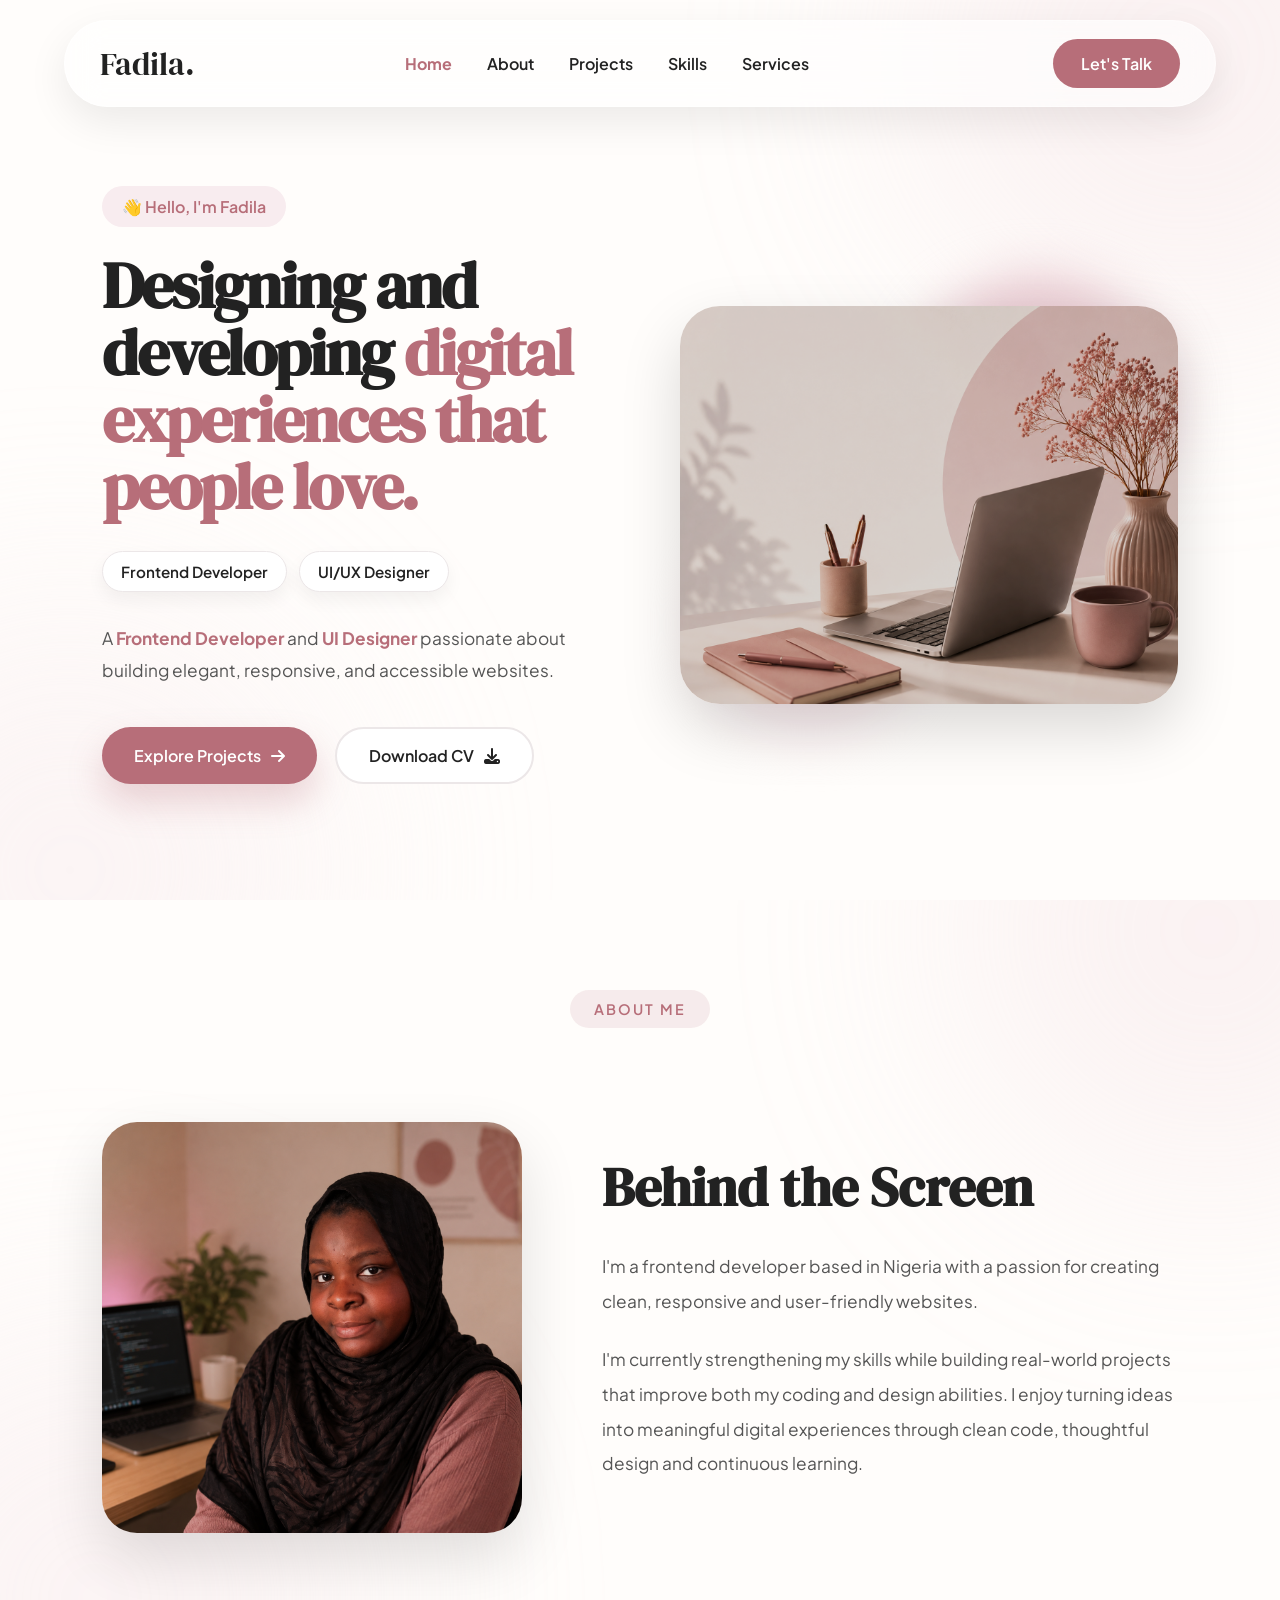
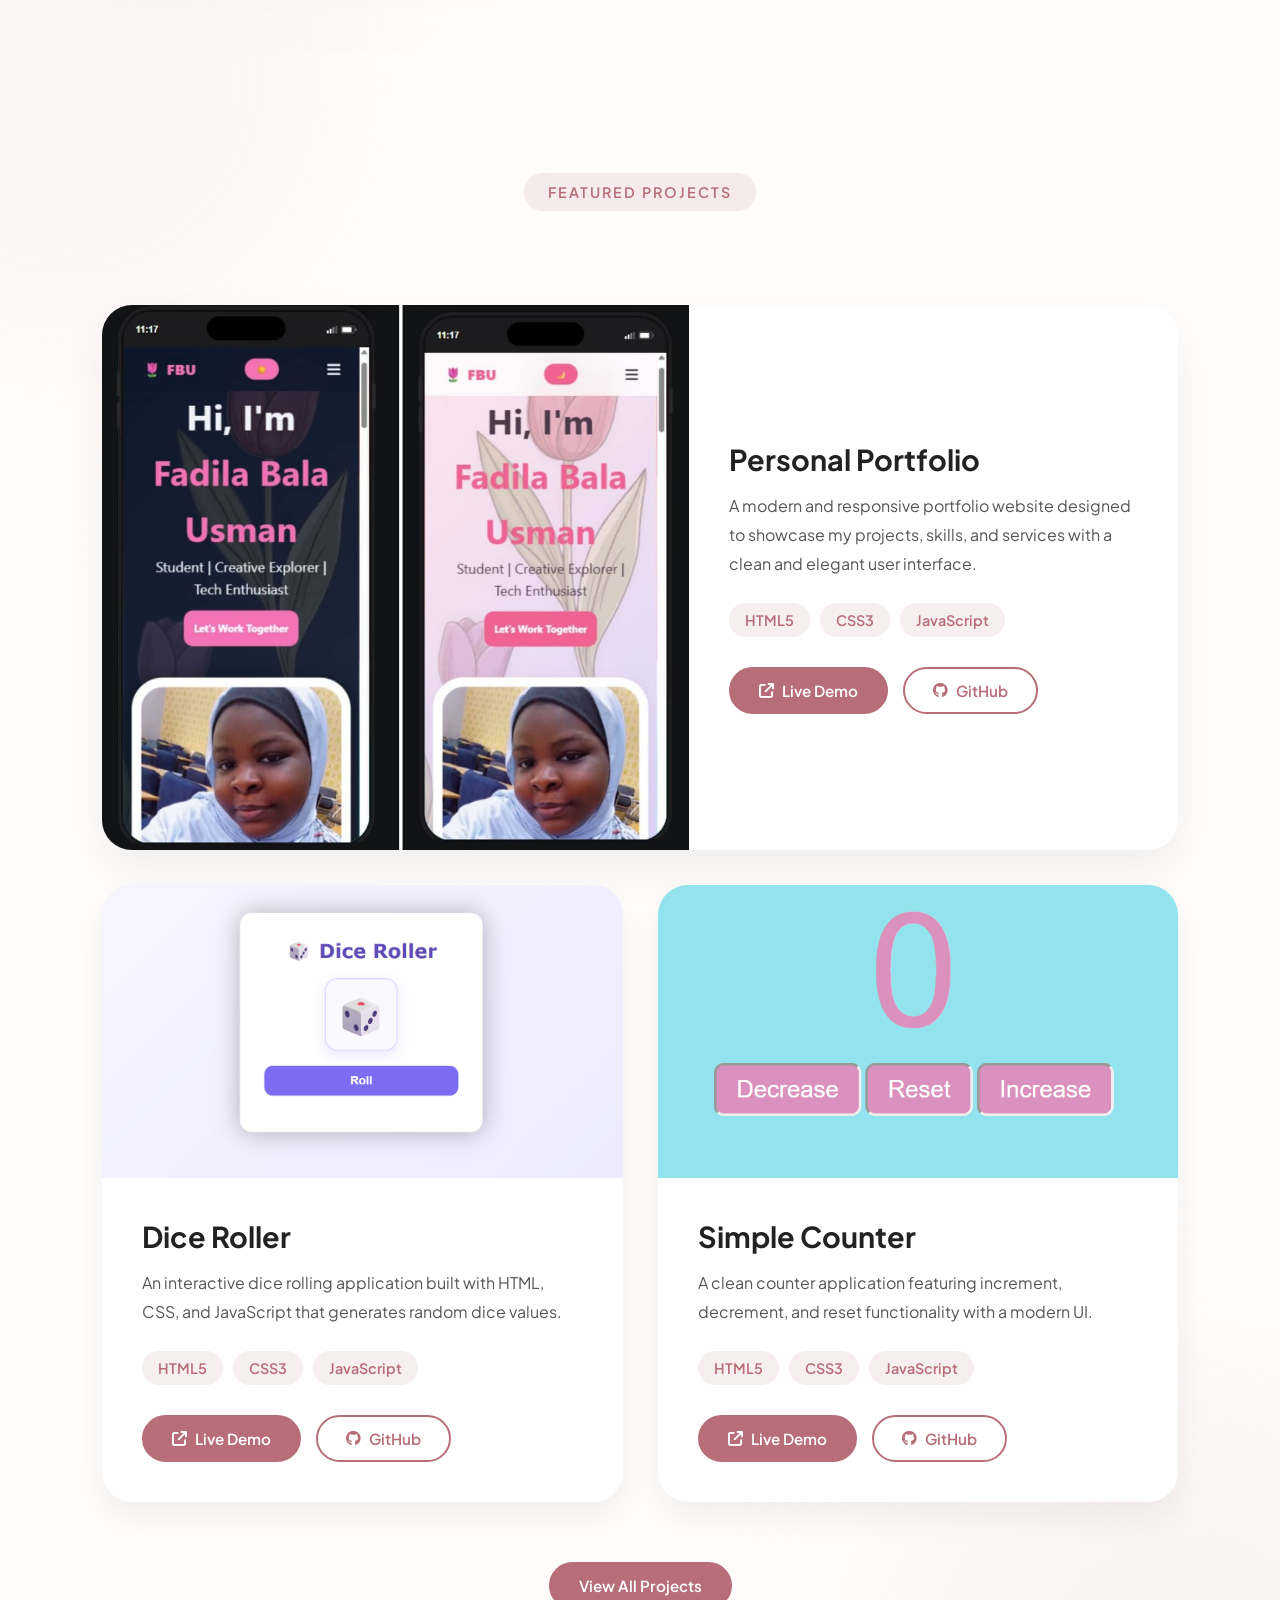
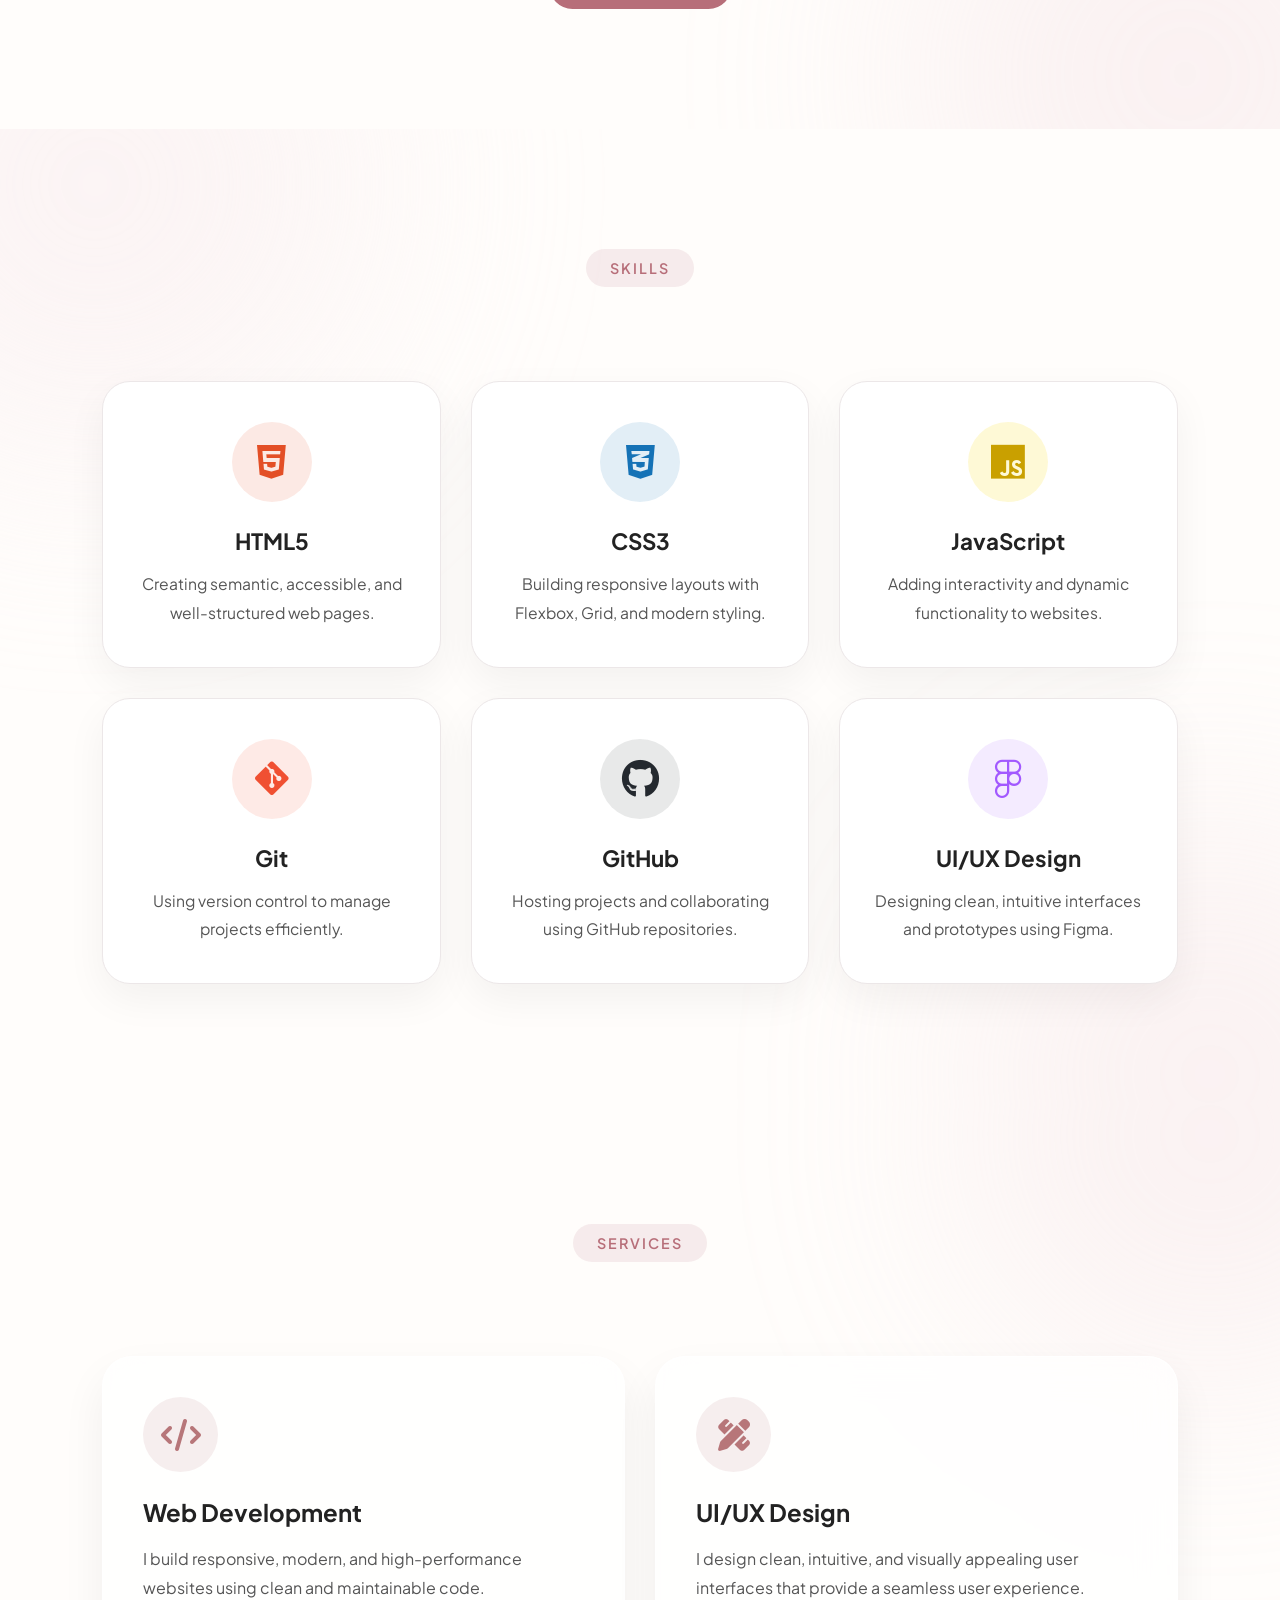
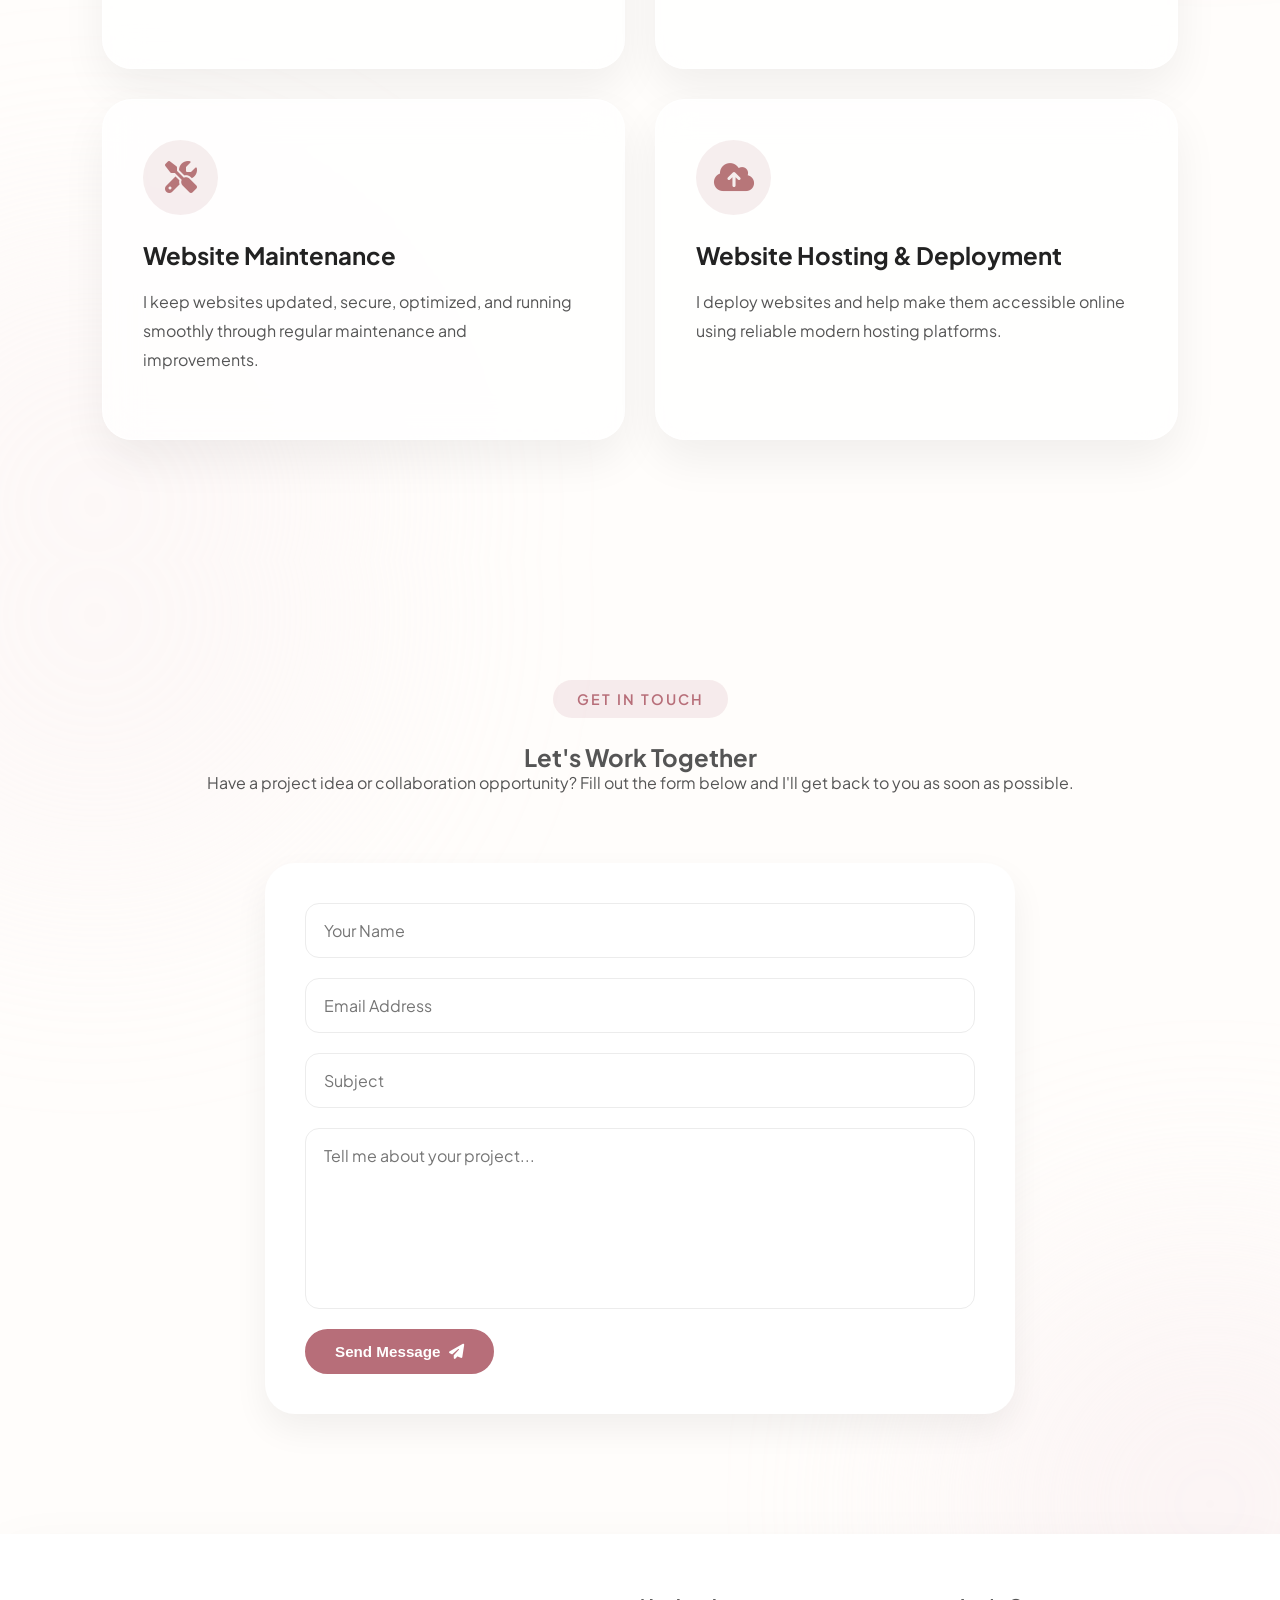
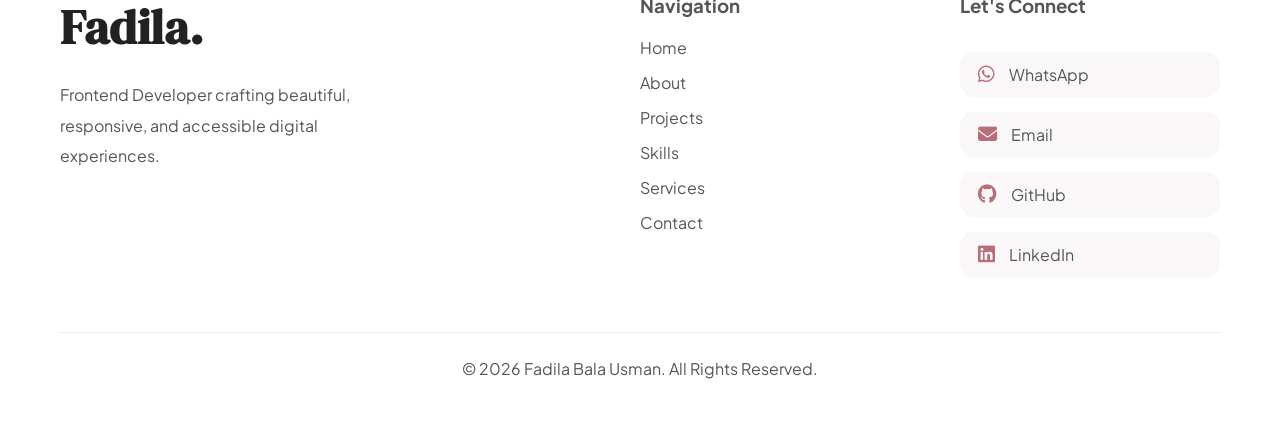
<file: index.html>
<!DOCTYPE html>
<html lang="en">
<head>
    <meta charset="UTF-8">
    <meta name="viewport" content="width=device-width, initial-scale=1.0">
    <meta name="theme-color" content="#B76E79">
    <meta name="description" content="Frontend Developer Portfolio of Fadila Bala Usman showcasing projects, UI design, and responsive web development.">

    <title>Fadila Bala Usman | Frontend Developer</title>

    <!-- Google Fonts -->
    <link rel="preconnect" href="https://fonts.googleapis.com">
    <link rel="preconnect" href="https://fonts.gstatic.com" crossorigin>

    <link href="https://fonts.googleapis.com/css2?family=DM+Serif+Display&family=Plus+Jakarta+Sans:wght@300;400;500;600;700;800&display=swap" rel="stylesheet">

    <!-- Font Awesome -->
    <link rel="stylesheet"
    href="https://cdnjs.cloudflare.com/ajax/libs/font-awesome/6.7.2/css/all.min.css">

    <!-- CSS Stylesheet -->
    <link rel="stylesheet" href="style.css">

    <!-- Favicon -->
    <link rel="shortcut icon" href="assets/favicon.svg" type="image/x-icon">
</head>

<body>

    <header>
        <nav class="navbar">
            <a href="index.html" class="logo">Fadila.</a>

            <ul class="nav-links">
                <li><a href="#home" class="active">Home</a></li>
                <li><a href="#about">About</a></li>
                <li><a href="#projects">Projects</a></li>
                <li><a href="#skills">Skills</a></li>
                <li><a href="#services">Services</a></li>
                <li><a href="#contact" class="contact-link">Let's Talk</a></li>
            </ul>

            <a href="#contact" class="contact-btn">Let's Talk</a>

            <div class="menu-btn" id="menu-btn" aria-label="Open Navigation">
                <i class="fa-solid fa-bars"></i>
            </div>
        </nav>
    </header>

    <main>
        <section id="home" class="hero">
            <div class="hero-container">
                <!-- LEFT CONTENT -->
                <div class="hero-content">
                    <span class="hero-badge">
                        👋 Hello, I'm Fadila
                    </span>

                    <h1>Designing and developing <span>digital experiences that people love.</span></h1>
                    
                    <div class="hero-tags">
                        <span>Frontend Developer</span>
                        <span>UI/UX Designer</span>
                    </div>

                    <p>A <strong>Frontend Developer</strong> and <strong>UI Designer</strong> passionate about building elegant, responsive, and accessible websites.</p>
                    
                    <div class="hero-buttons">
                        <a href="projects.html" class="btn-primary">
                            Explore Projects
                            <i class="fa-solid fa-arrow-right"></i>
                        </a>
                        <a href="assets/resume.pdf" class="btn-secondary" download>
                            Download CV
                            <i class="fa-solid fa-download"></i>
                        </a>
                    </div>
                </div>

                <!-- RIGHT CONTENT -->
                <div class="hero-image">
                    <div class="blob blob-1"></div>
                    <div class="blob blob-2"></div>
                    <img src="assets/images/hero-image.png" alt="Fadila Bala Usman">
                </div>
            </div>
        </section>

        <section id="about">
            <div class="section-heading">
                <span>ABOUT ME</span>
            </div>

            <div class="about-container">
                <!-- LEFT CONTENT -->
                <div class="about-image">
                    <img src="assets/images/profile2.png" alt="Fadila Bala Usman">
                </div>

                <!-- RIGHT CONTENT -->
                <div class="about-content">
                    <h2>Behind the Screen</h2>

                    <p>
                        I'm a frontend developer based in Nigeria with a passion 
                        for creating clean, responsive and user-friendly websites.
                    </p>

                    <p>
                        I'm currently strengthening my skills while
                        building real-world projects that improve both my coding
                        and design abilities. I enjoy turning ideas into
                        meaningful digital experiences through clean code,
                        thoughtful design and continuous learning.
                    </p>
                </div>
            </div>
        </section>

        <section id="projects">
            <div class="section-heading">
                <span>FEATURED PROJECTS</span>
            </div>

            <div class="projects-container">

            <div class="project-card featured">
                <div class="project-image">
                    <img src="assets/images/portfolio-preview.jpeg" alt="Portfolio Website">
                </div>

                <div class="project-content">
                    <h3>Personal Portfolio</h3>
                    <p>
                        A modern and responsive portfolio website designed to
                        showcase my projects, skills, and services with a clean
                        and elegant user interface.
                    </p>

                    <div class="tech-stack">
                        <span>HTML5</span>
                        <span>CSS3</span>
                        <span>JavaScript</span>
                    </div>

                    <div class="project-links">
                        <a href="https://fadilasportfolio.vercel.app" class="primary-btn" target="_blank" rel="noopener noreferrer">
                            <i class="fa-solid fa-arrow-up-right-from-square"></i>
                            Live Demo
                        </a>
                        <a href="https://github.com/fadeelah2007/fadilasportfolio.github.io" class="secondary-btn" target="_blank" rel="noopener noreferrer">
                            <i class="fa-brands fa-github"></i>
                            GitHub
                        </a>
                    </div>
                </div>
            </div>

            <div class="project-card">
                <div class="project-image">
                    <img src="assets/images/dice-roller-preview.png" alt="Dice Roller">
                </div>

                <div class="project-content">
                    <h3>Dice Roller</h3>
                    <p>
                        An interactive dice rolling application built with HTML,
                        CSS, and JavaScript that generates random dice values.
                    </p>

                    <div class="tech-stack">
                        <span>HTML5</span>
                        <span>CSS3</span>
                        <span>JavaScript</span>
                    </div>

                    <div class="project-links">
                        <a href="https://dice-roller-one-beta.vercel.app" class="primary-btn" target="_blank" rel="noopener noreferrer">
                            <i class="fa-solid fa-arrow-up-right-from-square"></i>
                            Live Demo
                        </a>
                        <a href="https://github.com/fadeelah2007/DiceRoller" class="secondary-btn" target="_blank" rel="noopener noreferrer">
                            <i class="fa-brands fa-github"></i>
                            GitHub
                        </a>
                    </div>
                </div>
            </div>
            
            <div class="project-card">
                <div class="project-image">
                    <img src="assets/images/counter-preview.png" alt="Simple Counter">
                </div>

                <div class="project-content">
                    <h3>Simple Counter</h3>
                    <p>
                        A clean counter application featuring increment,
                        decrement, and reset functionality with a modern UI.
                    </p>

                    <div class="tech-stack">
                        <span>HTML5</span>
                        <span>CSS3</span>
                        <span>JavaScript</span>
                    </div>

                    <div class="project-links">
                        <a href="https://simple-counter-program.vercel.app" class="primary-btn" target="_blank" rel="noopener noreferrer">
                            <i class="fa-solid fa-arrow-up-right-from-square"></i>
                            Live Demo
                        </a>
                        <a href="https://github.com/fadeelah2007/Simple-Counter-Program" class="secondary-btn" target="_blank" rel="noopener noreferrer">
                            <i class="fa-brands fa-github"></i>
                            GitHub
                        </a>
                    </div>
                </div>
            </div>
        </div>

        <div class="view-projects">
            <a href="projects.html" class="primary-btn">
                View All Projects
            </a>
        </div>
        </section>

        <section id="skills">
            <div class="section-heading">
                <span>SKILLS</span>
            </div>

            <div class="skills-container">
                <div class="skill-card">
                    <i class="fa-brands fa-html5"></i>
                    <h3>HTML5</h3>
                    <p>Creating semantic, accessible, and well-structured web pages.</p>
                </div>

                <div class="skill-card">
                    <i class="fa-brands fa-css3-alt"></i>
                    <h3>CSS3</h3>
                    <p>Building responsive layouts with Flexbox, Grid, and modern styling.</p>
                </div>

                <div class="skill-card">
                    <i class="fa-brands fa-js"></i>
                    <h3>JavaScript</h3>
                    <p>Adding interactivity and dynamic functionality to websites.</p>
                </div>

                <div class="skill-card">
                    <i class="fa-brands fa-git-alt"></i>
                    <h3>Git</h3>
                    <p>Using version control to manage projects efficiently.</p>
                </div>

                <div class="skill-card">
                    <i class="fa-brands fa-github"></i>
                    <h3>GitHub</h3>
                    <p>Hosting projects and collaborating using GitHub repositories.</p>
                </div>

                <div class="skill-card">
                    <i class="fa-brands fa-figma"></i>
                    <h3>UI/UX Design</h3>
                    <p>Designing clean, intuitive interfaces and prototypes using Figma.</p>
                </div>
            </div>
        </section>

        <section id="services">
            <div class="section-heading">
                <span>SERVICES</span>
            </div>

            <div class="services-container">
            <div class="service-card">
                <div class="service-icon">
                    <i class="fa-solid fa-code"></i>
                </div>
                <h3>Web Development</h3>
                <p>
                    I build responsive, modern, and high-performance websites
                    using clean and maintainable code.
                </p>
            </div>

            <div class="service-card">
                <div class="service-icon">
                    <i class="fa-solid fa-pen-ruler"></i>
                </div>
                <h3>UI/UX Design</h3>
                <p>
                    I design clean, intuitive, and visually appealing user
                    interfaces that provide a seamless user experience.
                </p>
            </div>

            <div class="service-card">
                <div class="service-icon">
                    <i class="fa-solid fa-screwdriver-wrench"></i>
                </div>
                <h3>Website Maintenance</h3>
                <p>
                    I keep websites updated, secure, optimized, and running
                    smoothly through regular maintenance and improvements.
                </p>
            </div>

            <div class="service-card">
                <div class="service-icon">
                    <i class="fa-solid fa-cloud-arrow-up"></i>
                </div>
                <h3>Website Hosting & Deployment</h3>
                <p>
                    I deploy websites and help make them accessible online using
                    reliable modern hosting platforms.
                </p>
            </div>
        </div>
        </section>

        <section id="contact">
            <div class="section-heading">
                <span>GET IN TOUCH</span>
                <h2>Let's Work Together</h2>
                <p>
                    Have a project idea or collaboration opportunity?
                    Fill out the form below and I'll get back to you as soon as possible.
                </p>
            </div>

            <div class="contact-container">
                <form action="https://api.web3forms.com/submit" method="POST" class="contact-form" id="contact-form">
                    <input type="hidden" name="access_key" value="05333e85-e19d-4079-b85d-6d80b555a0c3">

                    <input type="text" name="name" placeholder="Your Name" required>

                    <input type="email" name="email" placeholder="Email Address" required>

                    <input type="text" name="subject" placeholder="Subject">

                    <textarea name="message" rows="7" placeholder="Tell me about your project..." required></textarea>

                    <button type="submit" class="primary-btn">
                        Send Message
                        <i class="fa-solid fa-paper-plane"></i>
                    </button>

                    <p id="form-status"></p>
                </form>
            </div>
        </section>
    </main>

    <footer>
        <div class="footer-card">
            <div class="footer-top">
                <div class="footer-brand">
                    <h2>Fadila.</h2>
                    <p>
                        Frontend Developer crafting beautiful,
                        responsive, and accessible digital experiences.
                    </p>
                </div>

                <div class="footer-nav">
                    <h3>Navigation</h3>

                    <ul>
                        <li><a href="#home">Home</a></li>
                        <li><a href="#about">About</a></li>
                        <li><a href="#projects">Projects</a></li>
                        <li><a href="#skills">Skills</a></li>
                        <li><a href="#services">Services</a></li>
                        <li><a href="#contact">Contact</a></li>
                    </ul>
                </div>

                <div class="footer-connect">
                    <h3>Let's Connect</h3>

                    <a href="https://wa.me/2349091936293" target="_blank" rel="noopener noreferrer">
                        <i class="fa-brands fa-whatsapp"></i>
                        WhatsApp
                    </a>

                    <a href="mailto:fadilausman705@gmail.com">
                        <i class="fa-solid fa-envelope"></i>
                        Email
                    </a>

                    <a href="https://github.com/fadeelah2007" target="_blank" rel="noopener noreferrer">
                        <i class="fa-brands fa-github"></i>
                        GitHub
                    </a>

                    <a href="https://linkedin.com/in/fadila-bala-usman" target="_blank" rel="noopener noreferrer">
                        <i class="fa-brands fa-linkedin"></i>
                        LinkedIn
                    </a>
                </div>
            </div>

            <div class="footer-divider"></div>

            <div class="footer-bottom">
                <p>&copy; <span id="year"></span> Fadila Bala Usman. All Rights Reserved.</p>
            </div>
        </div>
    </footer>

<script src="script.js"></script>

</body>
</html>
</file>
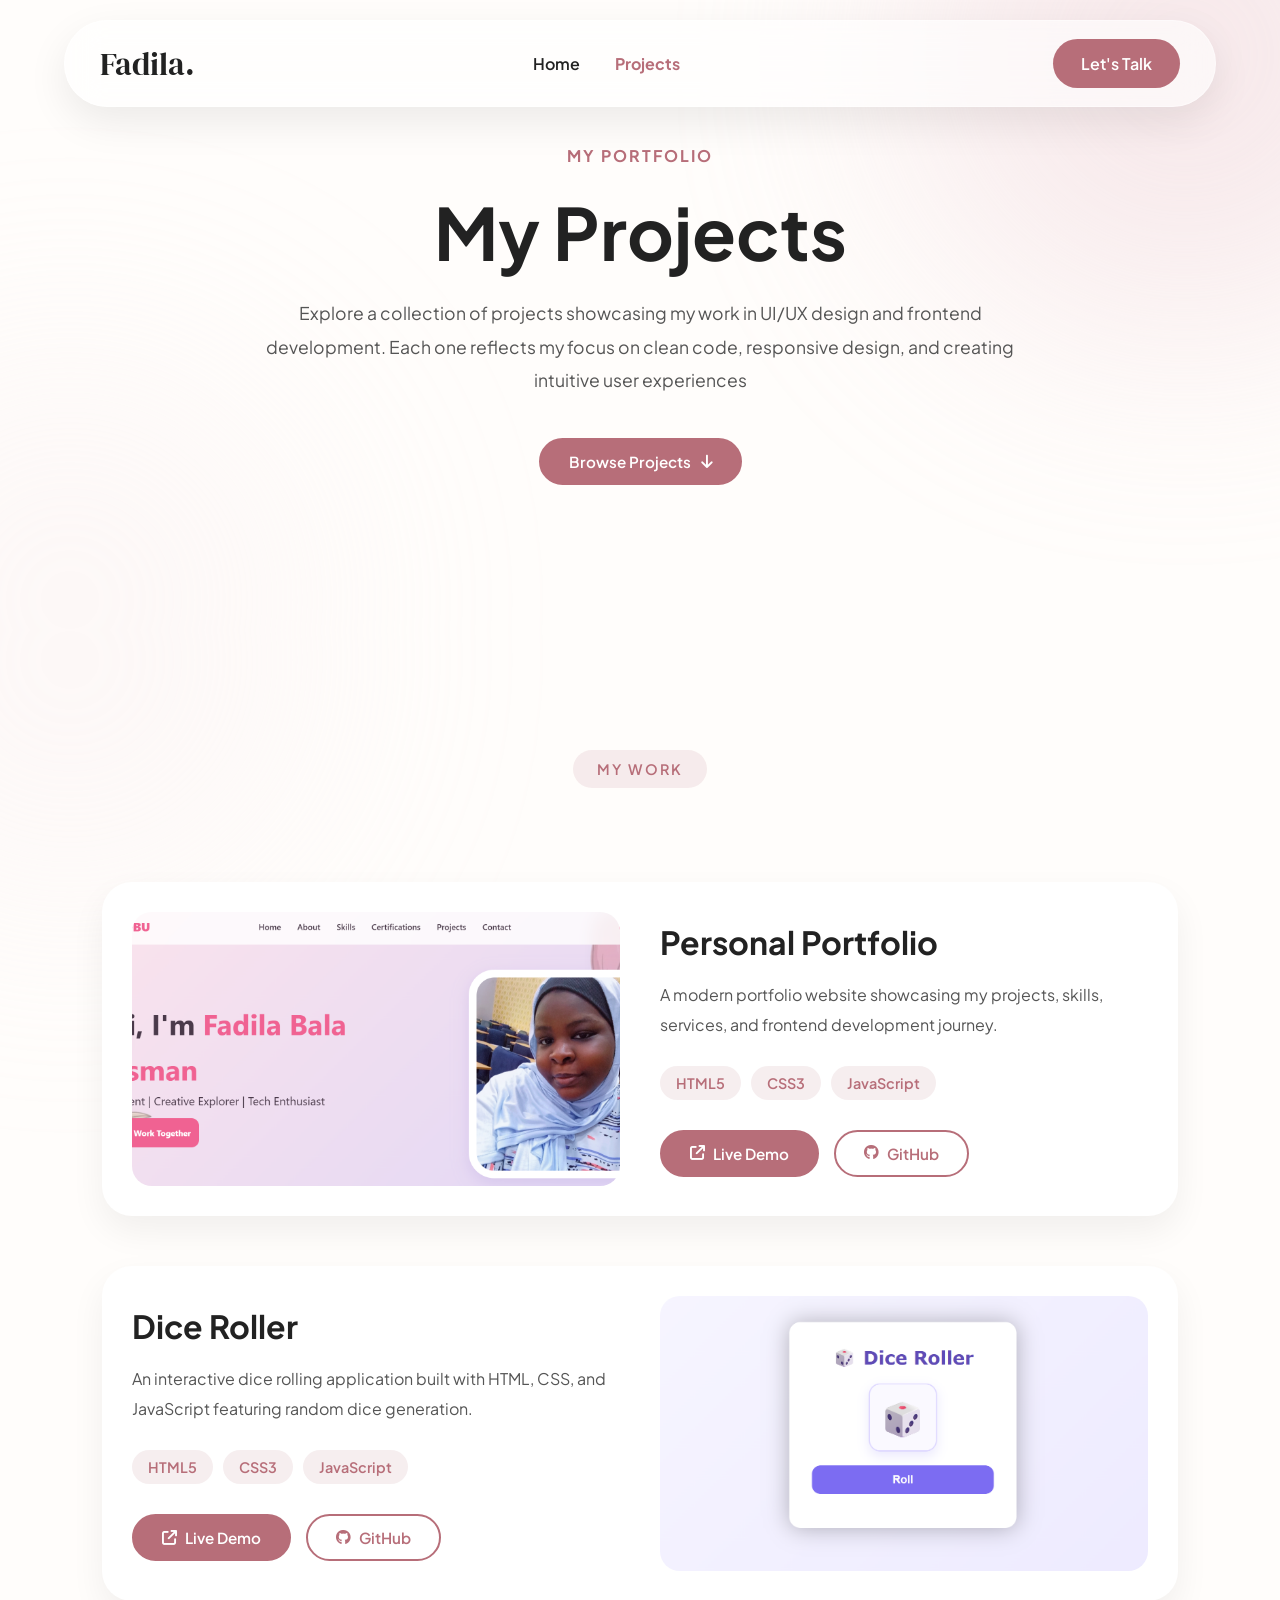
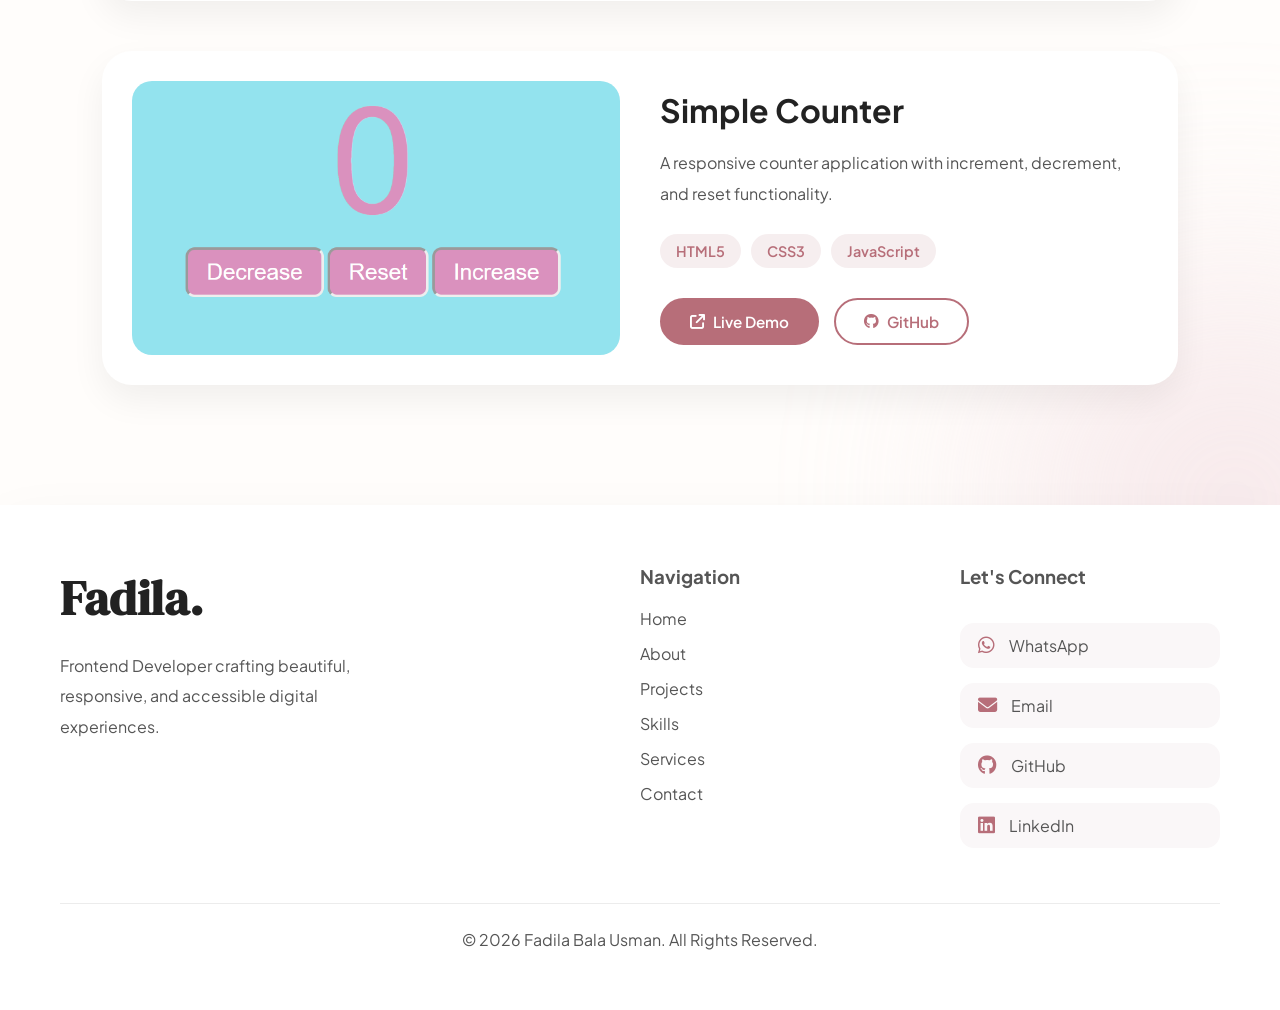
<file: projects.html>
<!DOCTYPE html>
<html lang="en">
<head>
    <meta charset="UTF-8">
    <meta name="viewport" content="width=device-width, initial-scale=1.0">

    <title>Projects | Fadila Bala Usman</title>

    <!-- Google Fonts -->
    <link rel="preconnect" href="https://fonts.googleapis.com">
    <link rel="preconnect" href="https://fonts.gstatic.com" crossorigin>

    <link href="https://fonts.googleapis.com/css2?family=DM+Serif+Display&family=Plus+Jakarta+Sans:wght@300;400;500;600;700;800&display=swap" rel="stylesheet">

    <!-- Font Awesome -->
    <link rel="stylesheet"
    href="https://cdnjs.cloudflare.com/ajax/libs/font-awesome/6.7.2/css/all.min.css">

    <!-- CSS Stylesheet -->
    <link rel="stylesheet" href="style.css">

    <!-- Favicon -->
    <link rel="shortcut icon" href="assets/favicon.svg" type="image/x-icon">
</head>
<body>
    <header>
        <nav class="navbar">
            <a href="index.html" class="logo">Fadila.</a>

            <ul class="nav-links">
                <li><a href="index.html">Home</a></li>
                <li><a href="projects.html" class="active">Projects</a></li>
                <li><a href="index.html#contact" class="contact-link">Let's Talk</a></li>
            </ul>

            <a href="index.html#contact" class="contact-btn">
                Let's Talk
            </a>

            <div class="menu-btn" id="menu-btn" aria-label="Open Navigation">
                <i class="fa-solid fa-bars"></i>
            </div>
        </nav>
    </header>

    <main>
        <section class="projects-hero">
            <div class="projects-hero-content">
                <span>MY PORTFOLIO</span>
                <h1>My Projects</h1>
                <p>
                    Explore a collection of projects showcasing my work in UI/UX design and 
                    frontend development. Each one reflects my focus on clean code, 
                    responsive design, and creating intuitive user experiences
                </p>

                <a href="#all-projects" class="primary-btn">
                    Browse Projects
                    <i class="fa-solid fa-arrow-down"></i>
                </a>
            </div>
        </section>

        <section id="all-projects">
            <div class="section-heading">
                <span>MY WORK</span>
            </div>

            <div class="projects-list">
                <article class="project-item">
                    <div class="project-image">
                        <img src="assets/images/portfolio-preview2.png" alt="Portfolio Website">
                    </div>

                    <div class="project-details">
                        <h3>Personal Portfolio</h3>
                        <p>
                            A modern portfolio website showcasing my projects, skills,
                            services, and frontend development journey.
                        </p>

                        <div class="tech-stack">
                            <span>HTML5</span>
                            <span>CSS3</span>
                            <span>JavaScript</span>
                        </div>

                        <div class="project-links">
                            <a href="https://fadilasportfolio.vercel.app" class="primary-btn" target="_blank" rel="noopener noreferrer">
                                <i class="fa-solid fa-arrow-up-right-from-square"></i>
                                Live Demo
                            </a>

                            <a href="https://github.com/fadeelah2007/fadilasportfolio.github.io" class="secondary-btn" target="_blank" rel="noopener noreferrer">
                                <i class="fa-brands fa-github"></i>
                                GitHub
                            </a>
                        </div>
                    </div>
                </article>

                <article class="project-item">
                    <div class="project-image">
                        <img src="assets/images/dice-roller-preview.png" alt="Dice Roller">
                    </div>

                    <div class="project-details">
                        <h3>Dice Roller</h3>
                        <p>
                            An interactive dice rolling application built with HTML,
                            CSS, and JavaScript featuring random dice generation.
                        </p>

                        <div class="tech-stack">
                            <span>HTML5</span>
                            <span>CSS3</span>
                            <span>JavaScript</span>
                        </div>

                        <div class="project-links">
                            <a href="https://dice-roller-one-beta.vercel.app" class="primary-btn" target="_blank" rel="noopener noreferrer">
                            <i class="fa-solid fa-arrow-up-right-from-square"></i>
                            Live Demo
                        </a>

                        <a href="https://github.com/fadeelah2007/DiceRoller" class="secondary-btn" target="_blank" rel="noopener noreferrer">
                            <i class="fa-brands fa-github"></i>
                            GitHub
                            </a>
                        </div>
                    </div>
                </article>

                <article class="project-item">
                    <div class="project-image">
                        <img src="assets/images/counter-preview.png" alt="Simple Counter">
                    </div>

                    <div class="project-details">
                        <h3>Simple Counter</h3>
                        <p>
                            A responsive counter application with increment,
                            decrement, and reset functionality.
                        </p>

                        <div class="tech-stack">
                            <span>HTML5</span>
                            <span>CSS3</span>
                            <span>JavaScript</span>
                        </div>

                        <div class="project-links">
                            <a href="https://simple-counter-program.vercel.app" class="primary-btn" target="_blank" rel="noopener noreferrer">
                                <i class="fa-solid fa-arrow-up-right-from-square"></i>
                                Live Demo
                            </a>

                            <a href="https://github.com/fadeelah2007/Simple-Counter-Program" class="secondary-btn" target="_blank" rel="noopener noreferrer">
                                <i class="fa-brands fa-github"></i>
                                GitHub
                            </a>
                        </div>
                    </div>
                </article>
            </div>
        </section>
    </main>

    <footer>
        <div class="footer-card">
            <div class="footer-top">
                <div class="footer-brand">
                    <h2>Fadila.</h2>
                    <p>
                        Frontend Developer crafting beautiful,
                        responsive, and accessible digital experiences.
                    </p>
                </div>

                <div class="footer-nav">
                    <h3>Navigation</h3>

                    <ul>
                        <li><a href="#home">Home</a></li>
                        <li><a href="#about">About</a></li>
                        <li><a href="#projects">Projects</a></li>
                        <li><a href="#skills">Skills</a></li>
                        <li><a href="#services">Services</a></li>
                        <li><a href="#contact">Contact</a></li>
                    </ul>
                </div>

                <div class="footer-connect">
                    <h3>Let's Connect</h3>

                    <a href="https://wa.me/2349091936293" target="_blank" rel="noopener noreferrer">
                        <i class="fa-brands fa-whatsapp"></i>
                        WhatsApp
                    </a>

                    <a href="mailto:fadilausman705@gmail.com">
                        <i class="fa-solid fa-envelope"></i>
                        Email
                    </a>

                    <a href="https://github.com/fadeelah2007" target="_blank" rel="noopener noreferrer">
                        <i class="fa-brands fa-github"></i>
                        GitHub
                    </a>

                    <a href="https://linkedin.com/in/fadila-bala-usman" target="_blank" rel="noopener noreferrer">
                        <i class="fa-brands fa-linkedin"></i>
                        LinkedIn
                    </a>
                </div>
            </div>

            <div class="footer-divider"></div>

            <div class="footer-bottom">
                <p>&copy; <span id="year"></span> Fadila Bala Usman. All Rights Reserved.</p>
            </div>
        </div>
    </footer>

    <script src="script.js"></script>
</body>
</html>
</file>
<file: style.css>
:root{
    --primary:#B76E79;
    --primary-dark:#9C5D67;
    --secondary:#E8C9D0;
    --background:#FFFDFB;
    --white:#ffffff;
    --text:#555;
    --heading:#222;
    --border:#ECE7E8;
    --shadow:0 15px 40px rgba(0,0,0,.08);
}

*{
    margin:0;
    padding:0;
    box-sizing:border-box;
}

html{
    scroll-behavior:smooth;
}

body{
    font-family:'Plus Jakarta Sans',sans-serif;
    background:var(--background);
    color:var(--text);
}

/*HEADER AND NAVIGATION*/
ul{
    list-style:none;
}

a{
    text-decoration:none;
}

header{
    width:100%;
    display:flex;
    justify-content:center;
    position:fixed;
    top:20px;
    left:0;
    z-index:1000;
}

.navbar{
    width:min(90%,1200px);
    display:flex;
    justify-content:space-between;
    align-items:center;
    padding:18px 35px;
    border-radius:60px;
    background:rgba(255,255,255,.6);
    backdrop-filter:blur(18px);
    border:1px solid rgba(255,255,255,.4);
    box-shadow:var(--shadow);
}

.logo{
    font-size:2rem;
    font-family:'DM Serif Display',serif;
    color:var(--heading);
}

.nav-links{
    display:flex;
    gap:35px;
}

.nav-links a{
    color:var(--heading);
    font-weight:600;
    transition:0.3s;
}

.nav-links a.active {
    color: var(--primary);
    font-weight: 700;
}

.nav-links a:hover{
    color:var(--primary);
}

.contact-link{
    display: none;
}

.contact-btn{
    padding:14px 28px;
    border-radius:40px;
    background:var(--primary);
    color:white;
    font-weight:600;
    transition:.3s;
}

.contact-btn:hover{
    background:var(--primary-dark);
    transform:translateY(-3px);
}

.menu-btn{
    display:none;
    font-size:1.6rem;
    cursor:pointer;
    background: transparent;
    color: var(--heading);
}

/*HER0 SECTION*/
.hero{
    min-height:100vh;
    display:flex;
    align-items:center;
    justify-content:center;
    padding:180px 8% 70px;
    position:relative;
    overflow:hidden;
}

.hero::before{
    content:"";
    position:absolute;
    width:550px;
    height:550px;
    background:#edd0d7;
    border-radius:50%;
    filter:blur(120px);
    top:-220px;
    right:-180px;
    opacity:0.25;
    z-index: -1;
}

.hero::after{
    content:"";
    position:absolute;
    width:500px;
    height:500px;
    background:#f7e9ec;
    border-radius:50%;
    filter:blur(120px);
    bottom:-220px;
    left:-180px;
    opacity:0.45;
    z-index: -1;
}

.hero-container{
    width:100%;
    max-width:1200px;
    display:grid;
    grid-template-columns:1fr 1fr;
    align-items:center;
    gap:80px;
    position:relative;
    z-index:2;
}

.hero-badge{
    display:inline-block;
    background:#f8ecef;
    color:var(--primary);
    padding:10px 20px;
    border-radius:50px;
    font-weight:600;
    margin-bottom:25px;
}

.hero h1{
    font-family:'DM Serif Display',serif;
    font-size:clamp(3.5rem,5vw,4.8rem);
    line-height:1.05;
    letter-spacing:-2px;
    color:var(--heading);
    margin-bottom:18px;
}

.hero h1 span{
    color:var(--primary);
}

.hero-tags{
    display:flex;
    flex-wrap:wrap;
    gap:12px;
    margin:30px 0;
}

.hero-tags span{
    padding:10px 18px;
    border-radius:50px;
    background:white;
    border:1px solid var(--border);
    color:var(--heading);
    font-size:.95rem;
    font-weight:600;
    box-shadow:0 8px 18px rgba(0,0,0,.05);
}

.hero p{
    max-width:500px;
    line-height:1.9;
    font-size:1.08rem;
    margin-bottom:40px;
}

.hero strong{
    color:var(--primary);
}

.hero-buttons{
    display:flex;
    gap:18px;
    margin-bottom:40px;
}

.btn-primary, .btn-secondary{
    display:flex;
    align-items:center;
    gap:10px;
    padding:16px 32px;
    border-radius:999px;
    font-weight:600;
    transition:0.35s;
}

.btn-primary{
    background:var(--primary);
    color:white;
    box-shadow:0 18px 35px rgba(183,110,121,.28);
}

.btn-primary:hover{
    transform:translateY(-5px);
    background:var(--primary-dark);
}

.btn-secondary{
    background:white;
    border:2px solid var(--border);
    color:var(--heading);
}

.btn-secondary:hover{
    border-color:var(--primary);
    color:var(--primary);
    transform:translateY(-5px);
}

.hero-image{
    position:relative;
    display:flex;
    justify-content:center;
    align-items:center;
}

.hero-image img{
    width:min(100%,520px);
    border-radius:40px;
    position:relative;
    z-index:5;
    animation:float 5s ease-in-out infinite;
    box-shadow:0 25px 60px rgba(0,0,0,.15);
    filter: brightness(85%);
}

.blob{
    position:absolute;
    border-radius:50%;
    filter:blur(25px);
}

.blob-1{
    width:260px;
    height:260px;
    background:#e8c9d0;
    top:-30px;
    right:10px;
}

.blob-2{
    width:220px;
    height:220px;
    background:#f7e8eb;
    bottom:-30px;
    left:20px;
}

@keyframes float{

    0%{
        transform:translateY(0);
    }

    50%{
        transform:translateY(-12px);
    }

    100%{
        transform:translateY(0);
    }

}

/*FEATURED PROJECTS SECTION*/
#projects{
    position: relative;
    overflow: hidden;
    padding: 120px 8%;
}

#projects::before{
    content: "";
    position: absolute;
    width: 500px;
    height: 500px;
    background: #f7e9ec;
    border-radius: 50%;
    filter: blur(120px);
    top: -220px;
    left: -180px;
    opacity: 0.45;
    z-index: -1;
}

#projects::after{
    content: "";
    position: absolute;
    width: 550px;
    height: 550px;
    background: #edd0d7;
    border-radius: 50%;
    filter: blur(120px);
    bottom: -220px;
    right: -180px;
    opacity: 0.25;
    z-index: -1;
}

.projects-container{
    display: grid;
    grid-template-columns: repeat(2, 1fr);
    gap: 35px;
    margin-top: 70px;
}

.project-card.featured{
    grid-column: 1 / -1;
    display: grid;
    grid-template-columns: 1.2fr 1fr;
    align-items: center;
    background: #fff;
    border-radius: 30px;
    overflow: hidden;
    box-shadow: 0 20px 45px rgba(0,0,0,.06);
    transition: 0.35s ease;
}

.project-card.featured:hover{
    transform: translateY(-8px);
    box-shadow: 0 30px 60px rgba(183,118,121,.18);
}

.project-card:not(.featured){
    background: #fff;
    border-radius: 30px;
    overflow: hidden;
    box-shadow: 0 15px 35px rgba(0,0,0,.06);
    transition: 0.35s ease;
}

.project-card:not(.featured):hover{
    transform: translateY(-8px);
    box-shadow: 0 25px 55px rgba(183,118,121,.18);
}

.project-image{
    aspect-ratio: 16 / 9;
    overflow: hidden;
}

.project-image img{
    width: 100%;
    height: 100%;
    object-fit: cover;
    display: block;
    transition: 0.4s ease;
}

.project-card.featured .project-image{
    aspect-ratio: auto;
    height: 100%;
}

.project-card:hover .project-image img{
    transform: scale(1.05);
}

.project-content{
    padding: 40px;
}

.project-content h3{
    font-size: 1.8rem;
    color: var(--heading);
    margin-bottom: 15px;
}

.project-content p{
    color: var(--text);
    line-height: 1.8;
    margin-bottom: 25px;
}

.tech-stack{
    display: flex;
    flex-wrap: wrap;
    gap: 10px;
    margin-bottom: 25px;
}

.tech-stack span{
    padding: 8px 16px;
    background: rgba(183,118,121,.12);
    color: var(--primary);
    border-radius: 50px;
    font-size: 0.9rem;
    font-weight: 600;
}

.project-links{
    display: flex;
    gap: 15px;
    flex-wrap: wrap;
}

.project-links a{
    gap: 8px;
}

.view-projects{
    margin-top: 60px;
    text-align: center;
}

.primary-btn, .secondary-btn{
    display: inline-flex;
    align-items: center;
    justify-content: center;
    padding: 12px 28px;
    border-radius: 50px;
    font-weight: 600;
    font-size: 0.95rem;
    text-decoration: none;
    transition: 0.3s ease;
    cursor: pointer;
}

.primary-btn{
    background: var(--primary);
    color: #fff;
    border: 2px solid var(--primary);
}

.primary-btn:hover{
    background: transparent;
    color: var(--primary);
}

.secondary-btn{
    background: transparent;
    color: var(--primary);
    border: 2px solid var(--primary);
}

.secondary-btn:hover{
    background: var(--primary);
    color: #fff;
}

/*ABOUT SECTION*/
#about{
    position: relative;
    overflow: hidden;
    padding: 90px 8% 120px;
}

#about::before{
    content: "";
    position: absolute;
    width: 500px;
    height: 500px;
    background: #edd0d7;
    border-radius: 50%;
    filter: blur(120px);
    top: -220px;
    right: -180px;
    opacity: 0.25;
    z-index: -1;
}

#about::after{
    content: "";
    position: absolute;
    width: 550px;
    height: 550px;
    background: #f7e9ec;
    border-radius: 50%;
    filter: blur(120px);
    bottom: -220px;
    left: -180px;
    opacity: 0.45;
    z-index: -1;
}

.section-heading{
    text-align:center;
    margin-bottom:70px;
}

.section-heading span{
    display:inline-block;
    padding:10px 24px;
    background:rgba(183,110,121,.12);
    color:var(--primary);
    border-radius:50px;
    font-size:0.9rem;
    font-weight:600;
    letter-spacing:2px;
    margin-bottom:1.5rem;
}

.about-container{
    max-width:1200px;
    margin:auto;
    display:grid;
    grid-template-columns:420px 1fr;
    gap:80px;
    align-items:center;
}

.about-image{
    display:flex;
    justify-content:center;
}

.about-image img{
    width:100%;
    max-width:420px;
    border-radius:35px;
    animation:float 5s ease-in-out infinite;
    box-shadow:0 25px 60px rgba(0,0,0,.12);
}

.about-content h2{
    font-family:'DM Serif Display', serif;
    font-size:clamp(2.2rem,5vw,3.4rem);
    color:var(--heading);
    margin-bottom:25px;
}

.about-content p{
    color:var(--text);
    font-size:1.08rem;
    line-height:2;
    margin-bottom:24px;
    max-width:650px;
}

.about-content strong{
    color:var(--primary);
}

/*SKILLS SECTION*/
#skills{
    position: relative;
    overflow: hidden;
    padding: 120px 8%;
}

#skills::before{
    content: "";
    position: absolute;
    width: 550px;
    height: 550px;
    background: #f7e9ec;
    border-radius: 50%;
    filter: blur(120px);
    top: -220px;
    left: -180px;
    opacity: 0.45;
    z-index: -1;
}

#skills::after{
    content: "";
    position: absolute;
    width: 500px;
    height: 500px;
    background: #edd0d7;
    border-radius: 50%;
    filter: blur(120px);
    bottom: -220px;
    right: -180px;
    opacity: 0.25;
    z-index: -1;
}

.skills-container{
    max-width:1200px;
    margin:auto;
    display:grid;
    grid-template-columns:repeat(3,1fr);
    gap:30px;
    margin-top:70px;
}

.skill-card{
    background:#fff;
    border:1px solid var(--border);
    border-radius:28px;
    padding:40px 30px;
    text-align:center;
    transition:0.35s ease;
    box-shadow:0 15px 40px rgba(0,0,0,.05);
}

.skill-card:hover{
    transform:translateY(-10px);
    border-color:var(--primary);
    box-shadow:0 25px 50px rgba(183,110,121,.18);
}

.skill-card i{
    width:80px;
    height:80px;
    display:flex;
    justify-content:center;
    align-items:center;
    margin:0 auto 25px;
    border-radius:50%;
    background:rgba(183,110,121,.12);
    color:var(--primary);
    font-size:2.4rem;
    transition:0.35s;
}

.skill-card:hover i{
    background:var(--primary);
    color:#fff;
    transform:scale(1.08);
}

.skill-card h3{
    font-size:1.4rem;
    color:var(--heading);
    margin-bottom:15px;
}

.skill-card p{
    color:var(--text);
    line-height:1.8;
    font-size:.98rem;
}

.skill-card:nth-child(1) i{
    background: rgba(227,79,38,.12);
    color:#E34F26;
}

.skill-card:nth-child(2) i{
    background: rgba(21,114,182,.12);
    color:#1572B6;
}

.skill-card:nth-child(3) i{
    background: rgba(247,223,30,.18);
    color:#C9A000;
}

.skill-card:nth-child(4) i{
    background: rgba(240,80,50,.12);
    color:#F05032;
}

.skill-card:nth-child(5) i{
    background: rgba(36,41,47,.10);
    color:#24292F;
}

.skill-card:nth-child(6) i{
    background: rgba(162,89,255,.12);
    color:#A259FF;
}

/*SERVICES SECTION*/
#services{
    position: relative;
    overflow: hidden;
    padding: 120px 8%;
}

#services::before{
    content: "";
    position: absolute;
    width: 500px;
    height: 500px;
    background: #edd0d7;
    border-radius: 50%;
    filter: blur(120px);
    top: -220px;
    right: -180px;
    opacity: 0.25;
    z-index: -1;
}

#services::after{
    content: "";
    position: absolute;
    width: 550px;
    height: 550px;
    background: #f7e9ec;
    border-radius: 50%;
    filter: blur(120px);
    bottom: -220px;
    left: -180px;
    opacity: 0.25;
    z-index: -1;
}

.services-container{
    max-width: 1200px;
    margin: 70px auto 0;
    display: grid;
    grid-template-columns: repeat(2,1fr);
    gap: 30px;
}

.service-card{
    background: rgba(255,255,255,.75);
    backdrop-filter: blur(18px);
    border: 1px solid rgba(255,255,255,.7);
    border-radius: 30px;
    padding: 40px;
    transition: 0.35s ease;
    position: relative;
    overflow: hidden;
    box-shadow: 0 20px 45px rgba(0,0,0,.06);
}

.service-card::before{
    content: "";
    position: absolute;
    top: 0;
    left: 0;
    width: 100%;
    height: 5px;
    background: linear-gradient(90deg,#b77679,#edd0d7);
    transform: scaleX(0);
    transform-origin: left;
    transition: 0.35s;
}

.service-card:hover{
    transform: translateY(-10px);
    box-shadow: 0 30px 60px rgba(183,118,121,.18);
}

.service-card:hover::before{
    transform: scaleX(1);
}

.service-icon{
    width: 75px;
    height: 75px;
    border-radius: 50%;
    background: rgba(183,118,121,.12);
    display: flex;
    justify-content: center;
    align-items: center;
    margin-bottom: 25px;
    transition: 0.35s;
}

.service-icon i{
    font-size: 2rem;
    color: #b77679;
}

.service-card:hover .service-icon{
    background: #b77679;
    transform: scale(1.08);
}

.service-card:hover .service-icon i{
    color: #fff;
}

.service-card h3{
    font-size: 1.5rem;
    margin-bottom: 18px;
    color: var(--heading);
}

.service-card p{
    color: var(--text);
    line-height: 1.8;
    margin-bottom: 25px;
}

.service-card a{
    text-decoration: none;
    color: #b77679;
    font-weight: 600;
    transition: 0.3s;
}

.service-card a:hover{
    letter-spacing: 1px;
}

/*CONTACT SECTION*/
#contact{
    position: relative;
    padding: 120px 8%;
    overflow: hidden;
}

#contact::before{
    content: "";
    position: absolute;
    width: 550px;
    height: 550px;
    background: #f7e9ec;
    border-radius: 50%;
    filter: blur(120px);
    top: -220px;
    left: -180px;
    opacity: 0.25;
    z-index: -1;
}

#contact::after{
    content: "";
    position: absolute;
    width: 500px;
    height: 500px;
    background: #f7e9ec;
    border-radius: 50%;
    filter: blur(120px);
    bottom: -220px;
    right: -180px;
    opacity: 0.45;
    z-index: -1;
}

.contact-container{
    margin-top: 70px;
    display: flex;
    justify-content: center;
}

.contact-form{
    width: 100%;
    max-width: 750px;
    background: #fff;
    padding: 40px;
    border-radius: 30px;
    box-shadow: 0 15px 35px rgba(0,0,0,.06);

    display: flex;
    flex-direction: column;
    gap: 20px;
}

.contact-form input, .contact-form textarea{
    width: 100%;
    padding: 16px 18px;
    border: 1px solid #ececec;
    border-radius: 14px;
    outline: none;
    font-size: 1rem;
    font-family: inherit;
    transition: 0.3s;
}

.contact-form input:focus, .contact-form textarea:focus{
    border-color: var(--primary);
}

.contact-form textarea{
    resize: none;
}

.contact-form button{
    align-self: flex-start;
    gap: 8px;
}

.contact-form button:disabled{
    opacity: 0.7;
    cursor: not-allowed;
    transform: none;
}

#form-status{
    margin-top: 15px;
    font-weight: 600;
    color: #2e7d32;
    display: none;
}

#form-status.error{
    color: #d32f2f;
}

/*FOOTER*/
.footer-card{
    background:#fff;
    padding:60px;
    box-shadow:0 25px 60px rgba(0,0,0,.06);
    position:relative;
    overflow:hidden;
}

.footer-top{
    position:relative;
    z-index:2;
    display:grid;
    grid-template-columns:2fr 1fr 1fr;
    gap:60px;
}

.footer-brand h2{
    font-family:"DM Serif Display", serif;
    font-size:3rem;
    color:var(--heading);
}

.footer-brand p{
    margin-top:20px;
    max-width:340px;
    color:var(--text);
    line-height:1.9;
}

.footer-nav h3, .footer-connect h3{
    margin-bottom:20px;
}

.footer-nav ul{
    list-style:none;
}

.footer-nav li{
    margin-bottom:14px;
}

.footer-nav a{
    text-decoration:none;
    color:var(--text);
    transition:0.3s;
}

.footer-nav a:hover{
    color:var(--primary);
    padding-left:8px;
}

.footer-connect{
    display:flex;
    flex-direction:column;
    gap:15px;
}

.footer-connect a{
    text-decoration:none;
    color:var(--text);
    display:flex;
    align-items:center;
    gap:14px;
    padding:12px 18px;
    background:#faf7f8;
    border-radius:14px;
    transition:0.3s;
}

.footer-connect a:hover{
    background:var(--primary);
    color:#fff;
    transform:translateX(8px);
}

.footer-connect a:hover i{
    color:#fff;
}

.footer-connect i{
    color:var(--primary);
    font-size:1.2rem;
}

.footer-divider{
    margin:55px 0 25px;
    height:1px;
    background:#ececec;
}

.footer-bottom{
    display:flex;
    justify-content:center;
    align-items:center;
    color:var(--text);
    flex-wrap:wrap;
    gap:15px;
}

/*PROJECTS PAGE*/

/*PROJECTS HERO SECTION*/
.projects-hero{
    position: relative;
    overflow: hidden;
    min-height: 70vh;
    display: flex;
    justify-content: center;
    align-items: center;
    padding: 120px 8%;
    text-align: center;
}

.projects-hero::before{
    content: "";
    position: absolute;
    width: 550px;
    height: 550px;
    background: #edd0d7;
    border-radius: 50%;
    filter: blur(120px);
    top: -220px;
    right: -180px;
    opacity: 0.45;
    z-index: -1;
}

.projects-hero::after{
    content: "";
    position: absolute;
    width: 500px;
    height: 500px;
    background: #f7e9ec;
    border-radius: 50%;
    filter: blur(120px);
    bottom: -220px;
    left: -180px;
    opacity: 0.25;
    z-index: -1;
}

.projects-hero-content{
    max-width: 760px;
}

.projects-hero-content span{
    color: var(--primary);
    font-weight: 700;
    letter-spacing: 2px;
}

.projects-hero-content h1{
    font-size: clamp(2.8rem,6vw,4.5rem);
    margin: 20px 0;
    color: var(--heading);
}

.projects-hero-content p{
    font-size: 1.1rem;
    color: var(--text);
    line-height: 1.9;
    margin-bottom: 40px;
}

.projects-hero .primary-btn{
    display: inline-flex;
    align-items: center;
    gap: 10px;
}

/*ALL PROJECTS SECTION*/
#all-projects{
    position: relative;
    padding: 120px 8%;
    overflow: hidden;
}

#all-projects::before{
    content: "";
    position: absolute;
    width: 500px;
    height: 500px;
    background: #f7e9ec;
    border-radius: 50%;
    filter: blur(120px);
    top: -220px;
    left: -180px;
    opacity: 0.25;
    z-index: -1;
}

#all-projects::after{
    content: "";
    position: absolute;
    width: 450px;
    height: 450px;
    background: #edd0d7;
    border-radius: 50%;
    filter: blur(120px);
    bottom: -220px;
    right: -180px;
    opacity: 0.45;
    z-index: -1;
}

.projects-list{
    margin-top: 70px;
    display: flex;
    flex-direction: column;
    gap: 50px;
}

.project-item{
    display: grid;
    grid-template-columns: 1fr 1fr;
    gap: 40px;
    align-items: center;
    background: #fff;
    padding: 30px;
    border-radius: 30px;
    box-shadow: 0 15px 35px rgba(0,0,0,.06);
    transition: 0.35s ease;
}

.project-item:hover{
    transform: translateY(-8px);
    box-shadow: 0 25px 55px rgba(183,118,121,.18);
}

.project-item:nth-child(even){
    direction: rtl;
}

.project-item:nth-child(even) .project-details{
    direction: ltr;
}

.project-item .project-image{
    aspect-ratio: 16 / 9;
    border-radius: 20px;
    overflow: hidden;
}

.project-item .project-image img{
    width: 100%;
    height: 100%;
    object-fit: cover;
    display: block;
    transition: 0.4s ease;
}

.project-item:hover img{
    transform: scale(1.05);
}

.project-details h3{
    font-size: 2rem;
    color: var(--heading);
    margin-bottom: 18px;
}

.project-details p{
    color: var(--text);
    line-height: 1.9;
    margin-bottom: 25px;
}

.project-links{
    display: flex;
    gap: 15px;
    flex-wrap: wrap;
    margin-top: 30px;
}

/*RESPONSIVENESS*/
@media(max-width:992px){

    .nav-links{
        display:none;
        position:absolute;
        top:100%;
        left:0;
        width:100%;
        background:white;
        flex-direction:column;
        padding:30px;
        border-radius:25px;
        margin-top:20px;
        box-shadow:0 15px 40px rgba(0,0,0,.08);
    }

    .nav-links.active{
        display:flex;
    }

    .contact-link{
        display: block;
    }

    .contact-btn{
        display: none;
    }

    .menu-btn{
        display:block;
    }

    .hero-container{
        grid-template-columns:1fr;
        text-align:center;
    }

    .hero-content{
        order:2;
    }

    .hero-image{
        order:1;
    }

    .hero p{
        margin-inline:auto;
    }

    .hero-buttons{
        justify-content:center;
    }

    .hero-socials{
        justify-content:center;
    }

    .hero-image img{
        width:360px;
    }

    #about{
        padding:90px 7%;
    }

    .about-container{
        grid-template-columns:1fr;
        gap:50px;
        text-align:center;
    }

    .about-content p{
        margin-inline:auto;
    }

    .about-image img{
        max-width:350px;
    }

    #skills{

        padding:90px 7%;

    }

    .skills-container{

        grid-template-columns:repeat(2,1fr);

        gap:25px;

    }

    .services-container{

        grid-template-columns:1fr;

    }

    .project-card.featured{
        grid-template-columns: 1fr;
    }

    .project-content{
        padding: 35px;
    }

    .project-item{
        grid-template-columns: 1fr;
    }

    .project-item:nth-child(even){
        direction: ltr;
    }

    .contact-container{
        grid-template-columns:1fr;
    }

    .footer-card{

        padding:45px;

    }

    .footer-top{

        grid-template-columns:1fr;
        gap:45px;

    }

    .footer-bottom{

        flex-direction:column;
        text-align:center;

    }
}

@media (max-width:768px){
    .hero{
        padding:140px 7% 70px;
    }

    .hero h1{
        font-size:2.8rem;
    }

    .hero h2{
        font-size:1.2rem;
    }

    .hero-buttons{
        flex-direction:column;
    }

    .btn-primary, .btn-secondary{
        width:100%;
        text-align:center;
    }

    .hero-image img{
        width:100%;
    }

    #about{
        padding:80px 6%;
    }

    .section-heading{
        margin-bottom:45px;
    }

    .about-content h2{
        font-size:2.2rem;
    }

    .about-content p{
        font-size:1rem;
        line-height:1.9;
    }

    .about-image img{
        max-width:280px;
    }

    .skills-container{

        grid-template-columns:1fr;

    }

    .skill-card{

        padding:35px 25px;

    }

    #services{

        padding:90px 7%;

    }

    .service-card{

        padding:30px;

    }
    
    #projects{
        padding: 90px 7%;
    }

    .projects-container{
        grid-template-columns: 1fr;
    }

    .project-card.featured{
        grid-column: auto;
    }

    .project-content{
        padding: 30px;
    }

    #all-projects{
        padding: 90px 7%;
    }

    .project-item{
        padding: 20px;
    }

    .project-details h3{
        font-size: 1.6rem;
    }

    #contact{
        padding:90px 7%;
    }

    .contact-form{
        padding:25px;
    }

    .footer-card{
        padding:35px;

    }

    .footer-brand h2{

        font-size:2.5rem;

    }
}
</file>
